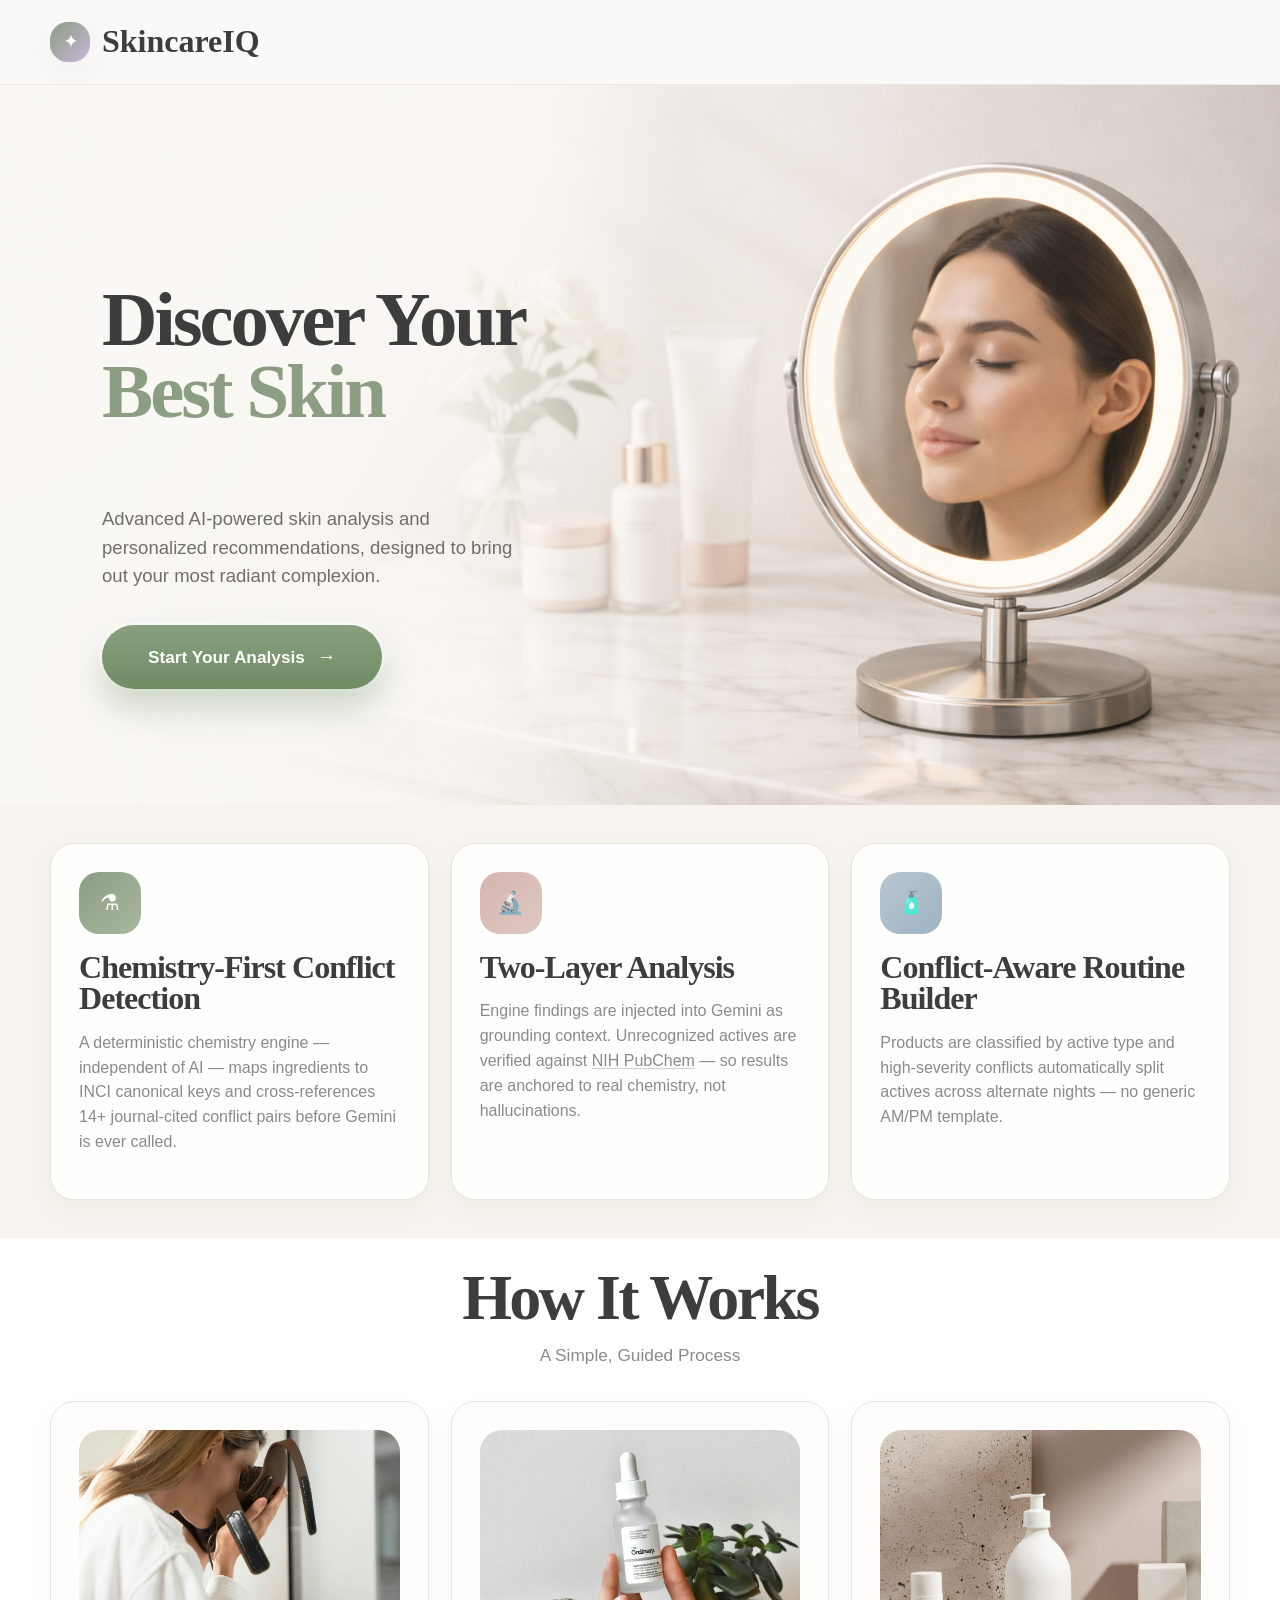
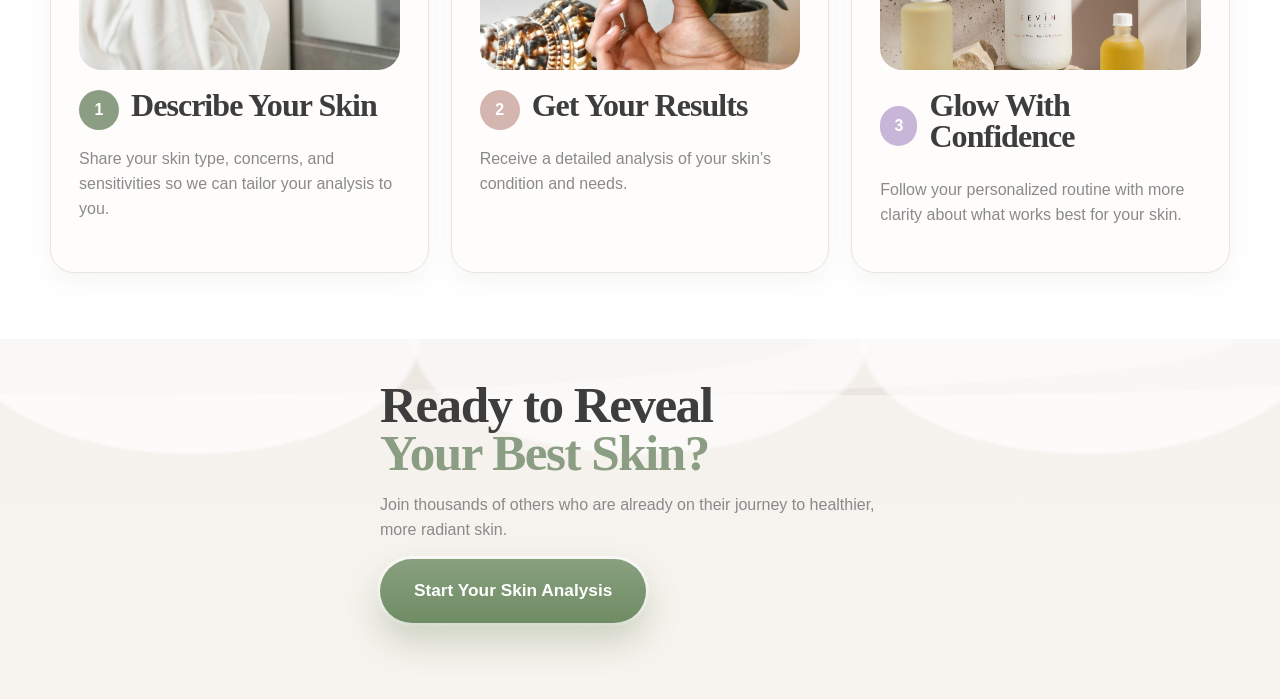
<file: index.html>
<!DOCTYPE html>
<html>
<head>
  <meta charset="UTF-8" />
  <meta http-equiv="refresh" content="0; url=frontend/" />
  <title>SkincareIQ</title>
</head>
<body>
  <p>Redirecting to <a href="frontend/">SkincareIQ</a>...</p>
</body>
</html>
</file>
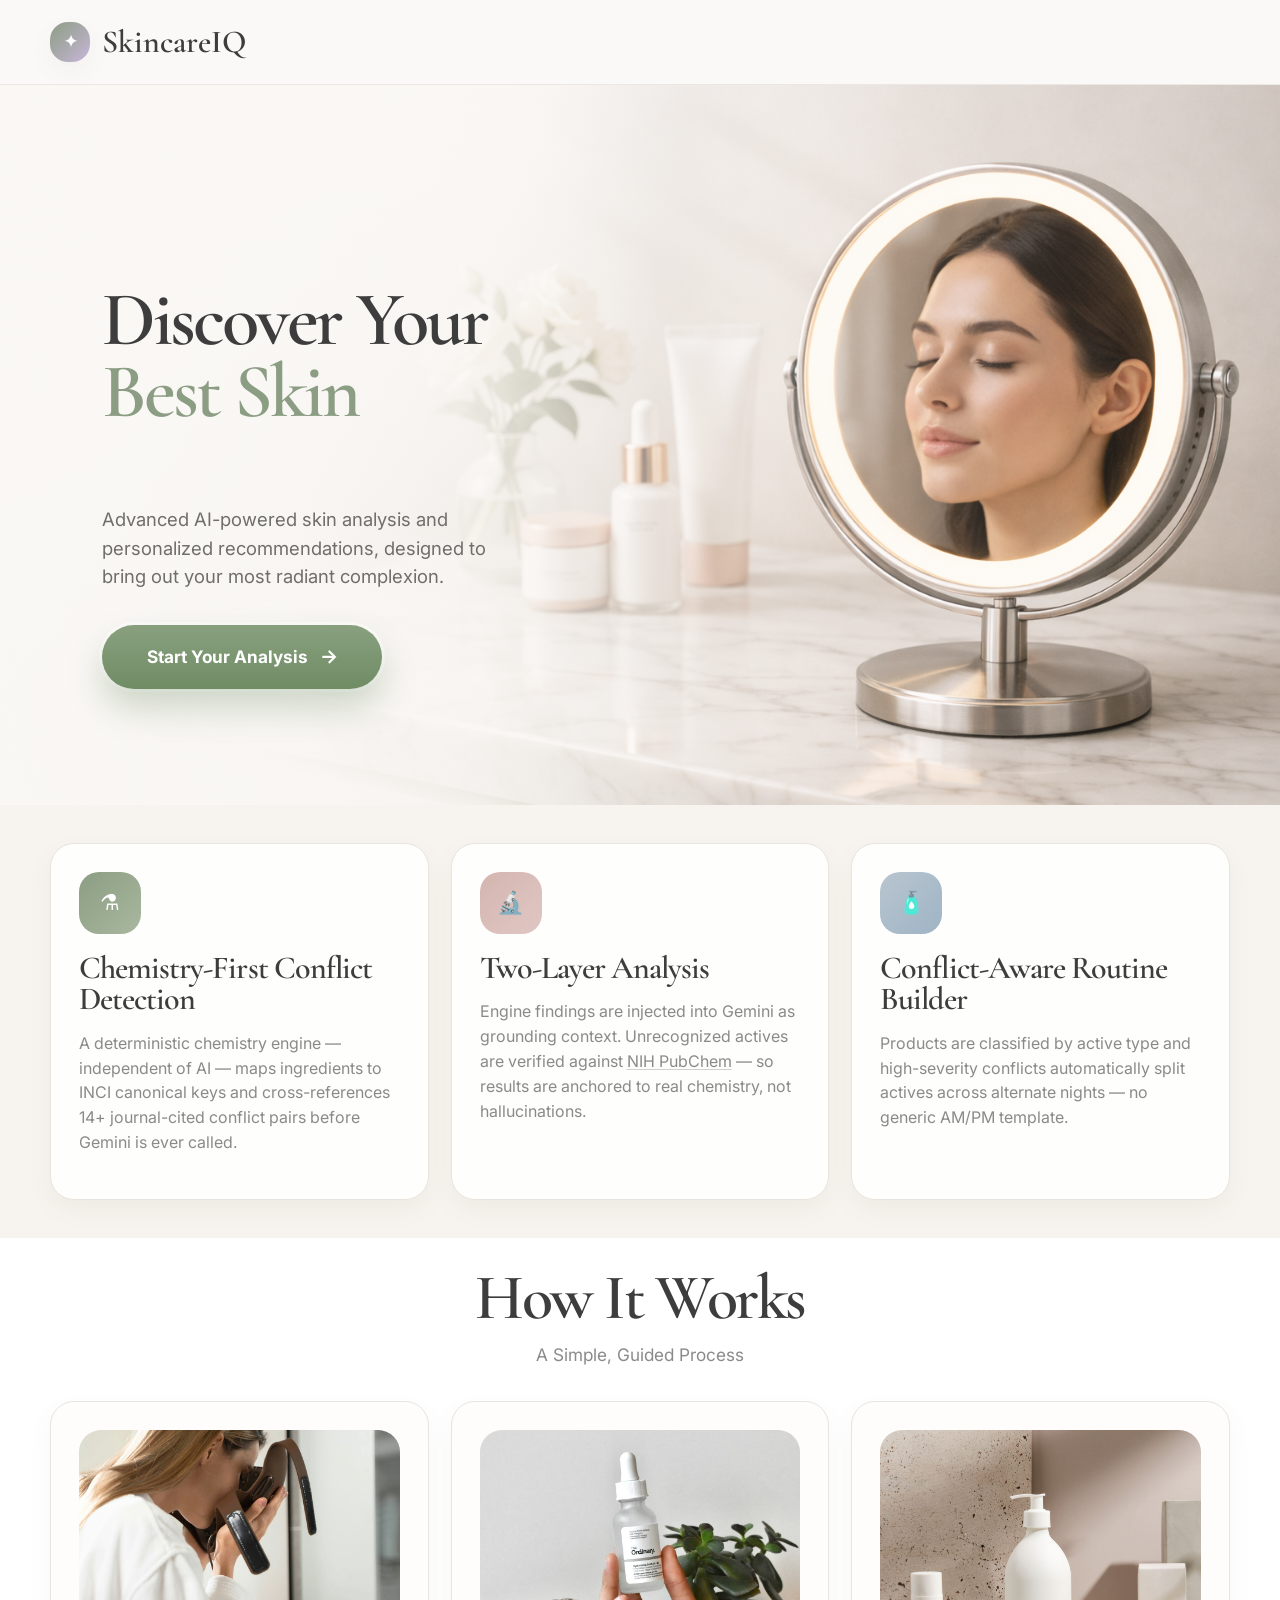
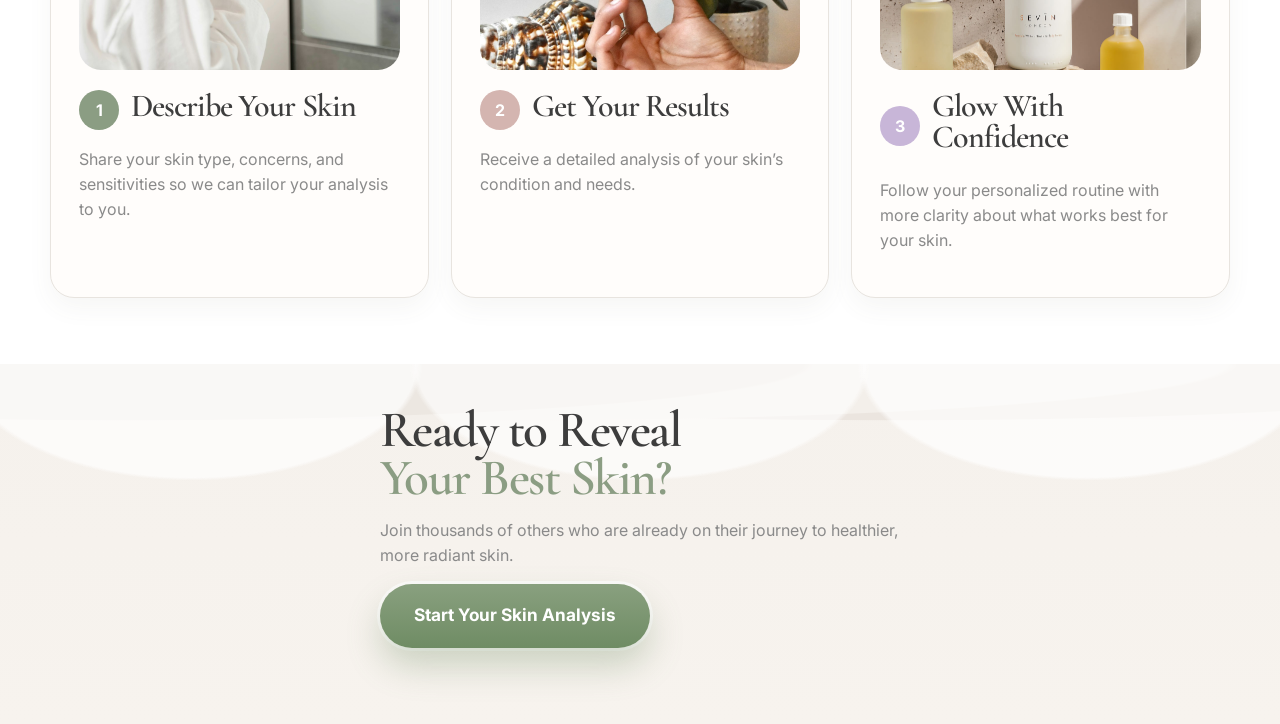
<file: frontend/index.html>
<!DOCTYPE html>
<html lang="en">
<head>
  <meta charset="UTF-8" />
  <meta name="viewport" content="width=device-width, initial-scale=1.0" />
  <title>SkincareIQ</title>
  <meta
    name="description"
    content="AI-powered skincare ingredient conflict checker and routine builder."
  />
  <link rel="preconnect" href="https://fonts.googleapis.com" />
  <link rel="preconnect" href="https://fonts.gstatic.com" crossorigin />
  <link
    href="https://fonts.googleapis.com/css2?family=Cormorant+Garamond:wght@500;600;700&family=Inter:wght@400;500;600;700&display=swap"
    rel="stylesheet"
  />
  <link rel="stylesheet" href="styles.css" />
</head>
<body>
  <div class="site-shell">
    <header class="site-header">
      <div class="container header-inner">
        <a href="#/" class="brand">
          <div class="brand-icon">✦</div>
          <span>SkincareIQ</span>
        </a>

        <div class="header-right">
          <a href="#/" class="header-link" id="startOverLink">Start Over</a>
        </div>
      </div>
      <div id="flowSteps" class="flow-steps hidden">
        <div class="container flow-steps-inner">
          <div class="flow-step" data-step="1"><span class="flow-dot"></span><span class="flow-label">Profile</span></div>
          <div class="flow-connector"></div>
          <div class="flow-step" data-step="2"><span class="flow-dot"></span><span class="flow-label">Products</span></div>
          <div class="flow-connector"></div>
          <div class="flow-step" data-step="3"><span class="flow-dot"></span><span class="flow-label">Analysis</span></div>
          <div class="flow-connector"></div>
          <div class="flow-step" data-step="4"><span class="flow-dot"></span><span class="flow-label">Routine</span></div>
        </div>
      </div>
    </header>

    <main id="app">
      <!-- HOME -->
      <section class="page active" id="page-home">
        <section class="hero hero-home">
          <div class="hero-home-bg">
            <div class="container hero-grid">
              <div class="hero-copy">
                <h1>
                  Discover Your
                  <span>Best Skin</span>
                </h1>
                <p class="hero-text">
                  Advanced AI-powered skin analysis and personalized recommendations,
                  designed to bring out your most radiant complexion.
                </p>
                <a href="#/profile" class="btn btn-primary btn-lg">
                  Start Your Analysis
                  <span class="btn-arrow">→</span>
                </a>
              </div>

              <div class="hero-visual" aria-hidden="true"></div>
            </div>
          </div>
        </section>

        <section class="features-section home-features-band">
          <div class="container">
            <div class="feature-grid">
              <article class="info-card">
                <div class="icon-box primary">⚗</div>
                <h3>Chemistry-First Conflict Detection</h3>
                <p>
                  A deterministic chemistry engine — independent of AI — maps ingredients to
                  INCI canonical keys and cross-references 14+ journal-cited conflict pairs
                  before Gemini is ever called.
                </p>
              </article>

              <article class="info-card">
                <div class="icon-box secondary">🔬</div>
                <h3>Two-Layer Analysis</h3>
                <p>
                  Engine findings are injected into Gemini as grounding context.
                  Unrecognized actives are verified against
                  <a class="home-card-link" href="https://pubchem.ncbi.nlm.nih.gov/" target="_blank" rel="noopener">NIH PubChem</a>
                  — so results are anchored to real chemistry, not hallucinations.
                </p>
              </article>

              <article class="info-card">
                <div class="icon-box accent">🧴</div>
                <h3>Conflict-Aware Routine Builder</h3>
                <p>
                  Products are classified by active type and high-severity conflicts
                  automatically split actives across alternate nights — no generic
                  AM/PM template.
                </p>
              </article>
            </div>
          </div>
        </section>

        <section class="how-section">
          <div class="container">
            <div class="section-head centered">
              <h2>How It Works</h2>
              <p>A Simple, Guided Process</p>
            </div>

            <div class="steps-grid">
              <article class="step-card">
                <div class="step-media step-media-1"></div>
                <div class="step-head">
                  <div class="step-badge primary">1</div>
                  <h3>Describe Your Skin</h3>
                </div>
                <p>
                  Share your skin type, concerns, and sensitivities so we can tailor
                  your analysis to you.
                </p>
              </article>

              <article class="step-card">
                <div class="step-media step-media-2"></div>
                <div class="step-head">
                  <div class="step-badge secondary">2</div>
                  <h3>Get Your Results</h3>
                </div>
                <p>
                  Receive a detailed analysis of your skin’s condition and needs.
                </p>
              </article>

              <article class="step-card">
                <div class="step-media step-media-3"></div>
                <div class="step-head">
                  <div class="step-badge accent">3</div>
                  <h3>Glow With Confidence</h3>
                </div>
                <p>
                  Follow your personalized routine with more clarity about what works
                  best for your skin.
                </p>
              </article>
            </div>
          </div>
        </section>

        <section class="cta-section">
          <div class="container cta-inner">
            <div class="cta-copy">
              <h2>
                Ready to Reveal
                <span>Your Best Skin?</span>
              </h2>
              <p>
                Join thousands of others who are already on their journey to healthier,
                more radiant skin.
              </p>
              <a href="#/profile" class="btn btn-primary btn-lg">
                Start Your Skin Analysis
              </a>
            </div>
          </div>
        </section>
      </section>

      <!-- PROFILE -->
      <section class="page" id="page-profile">
        <section class="page-section">
          <div class="container narrow">
            <a href="#/" class="page-back-link">← Home</a>
            <div class="section-head centered">
              <h1>Build Your Profile</h1>
              <p>
                Help us understand your unique skin for truly personalized recommendations.
              </p>
            </div>

            <div class="stack-lg">
              <article class="panel">
                <div class="panel-head">
                  <h3>What’s Your Skin Type?</h3>
                  <p>Select the option that best describes your skin.</p>
                </div>
                <div class="skin-type-grid" id="skinTypeGrid"></div>
              </article>

              <article class="panel">
                <div class="panel-head">
                  <h3>What Are Your Skin Concerns?</h3>
                  <p>Select all that apply — we’ll prioritize these in your routine.</p>
                </div>
                <div class="checkbox-grid" id="concernsGrid"></div>
              </article>

              <article class="panel">
                <div class="panel-head">
                  <h3>Any Ingredient Sensitivities?</h3>
                  <p>
                    We’ll flag these ingredients in your products and suggest alternatives.
                  </p>
                </div>
                <div class="checkbox-grid" id="sensitivitiesGrid"></div>
              </article>

              <p id="profileError" class="inline-error hidden"></p>
              <button class="btn btn-primary btn-lg btn-full" id="toProductsBtn">
                Continue to Products
                <span class="btn-arrow">→</span>
              </button>
            </div>
          </div>
        </section>
      </section>

      <!-- PRODUCTS -->
      <section class="page" id="page-products">
        <section class="page-section">
          <div class="container medium">
            <a href="#/profile" class="page-back-link">← Profile</a>
            <div class="section-head centered">
              <h1>Your Skincare Shelf</h1>
              <p>Add 2–4 products from your current routine for analysis.</p>
            </div>

            <article class="panel">
              <div class="search-row">
                <div class="search-wrap">
                  <span class="search-icon">⌕</span>
                  <input
                    type="text"
                    id="productSearch"
                    class="input pill-input"
                    placeholder="Search product name or brand..."
                  />
                </div>
                <button class="btn btn-primary" id="searchProductsBtn">Search</button>
              </div>

              <div id="searchResultsWrap" class="search-results-wrap hidden">
                <p class="search-meta" id="searchMeta"></p>
                <div id="searchResults" class="search-results"></div>
              </div>

              <div id="searchEmpty" class="search-empty hidden">
                No products found. Try a different search term.
              </div>
            </article>

            <div id="currentProductsArea" class="stack-md">
              <div class="products-head">
                <h2>Your Products <span id="productCount">(0)</span></h2>
              </div>

              <div id="selectedProductsGrid" class="selected-products-grid"></div>

              <div id="emptyShelfCard" class="empty-card">
                <div class="empty-icon-circle">📦</div>
                <h3>No products added yet</h3>
                <p>Search and add 2–4 products from your routine to get started.</p>
              </div>

              <p id="productsError" class="inline-error hidden"></p>
              <button class="btn btn-primary btn-lg btn-full" id="analyzeRoutineBtn">
                Analyze My Routine
                <span class="btn-arrow">→</span>
              </button>
            </div>
          </div>
        </section>
      </section>

      <!-- ANALYSIS -->
      <section class="page" id="page-analysis">
        <section class="page-section">
          <div class="analysis-page-wrapper">
            <div class="container medium analysis-main-col">
              <a href="#/products" class="page-back-link">← Products</a>
              <div class="section-head centered">
                <h1>Your Ingredient Analysis</h1>
                <p id="analysisSubtitle">Analyzing your routine&hellip;</p>
                <p class="analysis-powered-by">Analyzed by our chemistry engine &amp; Gemini 2.5 Flash</p>
              </div>

              <div class="analysis-top-grid">
                <article class="summary-card high-tone">
                  <div class="summary-icon">⚠</div>
                  <div>
                    <h4></h4>
                    <p id="highPriorityText"></p>
                  </div>
                </article>

                <article class="summary-card medium-tone">
                  <div class="summary-icon">☼</div>
                  <div>
                    <h4></h4>
                    <p></p>
                  </div>
                </article>

                <article class="summary-card low-tone">
                  <div class="summary-icon">✓</div>
                  <div>
                    <h4></h4>
                    <p></p>
                  </div>
                </article>
              </div>

              <article class="panel">
                <div class="results-top">
                  <h3>Conflict Report</h3>
                  <div class="legend">
                    <span class="legend-pill high">High Risk</span>
                    <span class="legend-pill medium">Medium Risk</span>
                    <span class="legend-pill low">Safe</span>
                  </div>
                </div>
                <p class="engine-method-note">⚗ Conflicts are first detected by a local chemistry engine using journal-cited rules, then expanded by Gemini. Cards marked <strong>⚗ Chemistry Engine</strong> were caught deterministically.</p>

                <div id="analysisLoading" class="loading-block hidden">
                  <div class="spinner"></div>
                  <p id="analysisLoadingStep">Running chemistry engine...</p>
                  <p class="loading-time-note">This may take 1–2 minutes</p>
                </div>

                <div id="conflictsList" class="conflicts-list"></div>
              </article>

              <div class="analysis-bottom-grid">
                <article class="panel">
                  <div class="panel-head">
                    <h3>Flagged Ingredients</h3>
                    <p>Ingredients worth extra attention based on your profile and routine.</p>
                  </div>
                  <div id="flaggedIngredients" class="tag-list"></div>
                </article>

                <article class="panel">
                  <div class="panel-head">
                    <h3>What We Recommend</h3>
                    <p>Practical changes to lower irritation and improve compatibility.</p>
                  </div>
                  <ul id="analysisRecommendations" class="bullet-list"></ul>
                </article>
              </div>

              <!-- Alternatives panel — shown when high-risk conflicts exist -->
              <article id="alternativesPanel" class="panel alternatives-panel hidden">
                <div class="alternatives-panel-header">
                  <span class="alt-panel-alert">⚠</span>
                  <div>
                    <h3>High-Risk Conflicts Detected</h3>
                    <p class="alt-panel-subtitle">Consider these safer alternatives before building your routine. Choose how to proceed:</p>
                  </div>
                </div>
                <div id="alternativesPanelBody" class="alt-panel-body"></div>
                <div class="alt-panel-actions">
                  <button class="btn btn-primary btn-lg" id="useAlternativesBtn">
                    Build Routine With These Alternatives <span class="btn-arrow">→</span>
                  </button>
                  <button class="btn btn-secondary btn-lg" id="keepOriginalBtn">
                    Keep My Products &amp; Build Routine
                  </button>
                </div>
              </article>

              <button class="btn btn-primary btn-lg btn-full" id="toRoutineBtn">
                Build My Routine
                <span class="btn-arrow">→</span>
              </button>
            </div>
          </div>
        </section>
      </section>

      <!-- ROUTINE -->
      <section class="page" id="page-routine">
        <section class="page-section">
          <div class="container medium">
            <div class="section-head centered">
              <h1>Your Personalized Routine</h1>
              <p>
                A balanced weekly plan designed to help you reach your skin goals while
                avoiding unnecessary irritation.
              </p>
            </div>

            <div class="analysis-top-grid">
              <article class="summary-card low-tone">
                <div class="summary-icon">✓</div>
                <div>
                  <h4></h4>
                  <p></p>
                </div>
              </article>

              <article class="summary-card medium-tone">
                <div class="summary-icon">☼</div>
                <div>
                  <h4></h4>
                  <p></p>
                </div>
              </article>

              <article class="summary-card accent-tone">
                <div class="summary-icon">✨</div>
                <div>
                  <h4></h4>
                  <p></p>
                </div>
              </article>
            </div>

            <article class="panel">
              <div class="tab-row">
                <button class="tab-btn active" data-tab="daily">Daily AM/PM</button>
                <button class="tab-btn" data-tab="weekly">Weekly Calendar</button>
              </div>

              <div id="routineDailyTab" class="tab-panel active">
                <div class="routine-grid">
                  <article class="routine-panel morning">
                    <div class="routine-banner">
                      <div class="routine-banner-icon">☀</div>
                      <div>
                        <h3>Morning</h3>
                        <p>Every day</p>
                      </div>
                    </div>
                    <div id="morningRoutine" class="routine-steps"></div>
                  </article>

                  <article class="routine-panel evening">
                    <div class="routine-banner">
                      <div class="routine-banner-icon">☾</div>
                      <div>
                        <h3>Evening</h3>
                        <p>Varies by day</p>
                      </div>
                    </div>
                    <div id="eveningRoutine" class="routine-steps"></div>
                  </article>
                </div>
              </div>

              <div id="routineWeeklyTab" class="tab-panel">
                <div id="weeklyRoutineList" class="weekly-routine-list"></div>
              </div>
            </article>

            <article class="panel tips-panel">
              <div class="panel-head">
                <h3>Pro Application Tips</h3>
              </div>
              <ul class="bullet-list" id="proTipsList">
                <li>Wait 10 minutes after cleansing before applying retinoids for better tolerance.</li>
                <li>Apply products from thinnest to thickest consistency.</li>
                <li>Always use sunscreen as the final step in your morning routine.</li>
                <li>If irritation occurs, pause actives and focus on hydration for 2–3 days.</li>
              </ul>
            </article>

            <a href="#/" class="btn btn-secondary btn-lg btn-full">
              Back to Home
            </a>
          </div>
        </section>
      </section>
    </main>
  </div>

  <script src="app.js"></script>
</body>
</html>


<!-- <!DOCTYPE html>
<html lang="en">
<head>
  <meta charset="UTF-8" />
  <meta
    name="viewport"
    content="width=device-width, initial-scale=1.0"
  />
  <title>SkincareIQ</title>
  <meta
    name="description"
    content="Analyze skincare and haircare products for ingredient conflicts, irritation risks, and routine compatibility."
  />
  <link rel="preconnect" href="https://fonts.googleapis.com" />
  <link rel="preconnect" href="https://fonts.gstatic.com" crossorigin />
  <link
    href="https://fonts.googleapis.com/css2?family=Cormorant+Garamond:wght@500;600;700&family=Inter:wght@400;500;600;700&display=swap"
    rel="stylesheet"
  />
  <link rel="stylesheet" href="styles.css" />
</head>
<body>
  <header class="site-header">
    <div class="container nav">
      <a href="#" class="brand">
        <span class="brand-mark">
          <svg viewBox="0 0 64 64" aria-hidden="true">
            <path
              d="M18 31c0-10 8-18 18-18 8 0 15 5 17 12 2 7-1 14-7 19-4 3-8 5-11 5-4 0-7-1-10-4-4-3-7-8-7-14Z"
              fill="none"
              stroke="currentColor"
              stroke-width="2.5"
              stroke-linecap="round"
              stroke-linejoin="round"
            />
            <path
              d="M22 34c3 1 6 1 10 1 5 0 10-1 14-4"
              fill="none"
              stroke="currentColor"
              stroke-width="2.5"
              stroke-linecap="round"
            />
            <path
              d="M30 24c2 1 4 1 6 0"
              fill="none"
              stroke="currentColor"
              stroke-width="2.5"
              stroke-linecap="round"
            />
          </svg>
        </span>
        <span class="brand-text">SkinAnalyze</span>
      </a>

      <nav class="nav-links">
        <a href="#hero" class="active">Home</a>
        <a href="#how-it-works">How It Works</a>
        <a href="#services">Services</a>
        <a href="#about">About</a>
        <a href="#contact">Contact</a>
      </nav>

      <a href="#analyzer" class="btn btn-nav">Start Your Analysis</a>

      <button class="mobile-menu-btn" id="mobileMenuBtn" aria-label="Open menu">
        ☰
      </button>
    </div>

    <div class="mobile-menu" id="mobileMenu">
      <a href="#hero">Home</a>
      <a href="#how-it-works">How It Works</a>
      <a href="#services">Services</a>
      <a href="#about">About</a>
      <a href="#contact">Contact</a>
      <a href="#analyzer" class="btn btn-nav mobile-btn">Start Your Analysis</a>
    </div>
  </header>

  <main>
    <section class="hero" id="hero">
      <div class="container hero-grid">
        <div class="hero-copy">
          <p class="eyebrow">AI-Powered Ingredient Intelligence</p>
          <h1>
            Discover Your
            <span>Best Skin</span>
          </h1>
          <p class="hero-text">
            A beauty, skincare, and haircare product checker that flags risky
            ingredients, detects harmful combinations, and recommends routines
            where products actually work together.
          </p>

          <div class="hero-actions">
            <a href="#analyzer" class="btn btn-primary">Start Your Analysis</a>
          </div>
        </div>

        <div class="hero-visual" aria-hidden="true">
          <div class="device-shell">
            <div class="device-inner">
              <div class="face-glow"></div>
              <div class="face-silhouette"></div>
            </div>
          </div>

          <div class="hero-products">
            <div class="bottle bottle-dropper"></div>
            <div class="bottle bottle-tall"></div>
            <div class="bottle bottle-tube"></div>
            <div class="flower flower-1"></div>
            <div class="flower flower-2"></div>
          </div>
        </div>
      </div>
    </section>

    <section class="feature-strip" id="services">
      <div class="container feature-grid">
        <article class="feature-card">
          <div class="feature-icon blush">
            <svg viewBox="0 0 24 24" aria-hidden="true">
              <circle cx="11" cy="11" r="6.5" fill="none" stroke="currentColor" stroke-width="1.8"></circle>
              <path d="M16.2 16.2L21 21" fill="none" stroke="currentColor" stroke-width="1.8" stroke-linecap="round"></path>
            </svg>
          </div>
          <div>
            <h3>Advanced Skin Analysis</h3>
            <p>
              Flags risky ingredients, barrier damage risks, and product overload
              based on your inputs.
            </p>
          </div>
        </article>

        <article class="feature-card">
          <div class="feature-icon sage">
            <svg viewBox="0 0 24 24" aria-hidden="true">
              <rect x="5" y="3.5" width="14" height="17" rx="2.4" fill="none" stroke="currentColor" stroke-width="1.8"></rect>
              <path d="M9 8h6M9 12h6M9 16h4" fill="none" stroke="currentColor" stroke-width="1.8" stroke-linecap="round"></path>
            </svg>
          </div>
          <div>
            <h3>Personalized Recommendations</h3>
            <p>
              Builds AM/PM routines, suggests alternatives, and adapts to your
              skin type, concerns, and sensitivities.
            </p>
          </div>
        </article>

        <article class="feature-card">
          <div class="feature-icon lavender">
            <svg viewBox="0 0 24 24" aria-hidden="true">
              <path d="M4 16l4-4 4 2 7-7" fill="none" stroke="currentColor" stroke-width="1.8" stroke-linecap="round" stroke-linejoin="round"></path>
              <path d="M17 7h2v2" fill="none" stroke="currentColor" stroke-width="1.8" stroke-linecap="round" stroke-linejoin="round"></path>
            </svg>
          </div>
          <div>
            <h3>Track Routine Health</h3>
            <p>
              Analyze the products you already own, detect clashes, and organize
              them into a safer routine.
            </p>
          </div>
        </article>
      </div>
    </section>

    <section class="analyzer-section" id="analyzer">
      <div class="container">
        <div class="section-heading">
          <p class="eyebrow">SkincareIQ Analyzer</p>
          <h2>Check Ingredient Conflicts Instantly</h2>
          <p>
            Enter 2–4 product names or raw ingredient lists. We’ll flag harmful
            interactions, highlight risky ingredients, and suggest a routine that
            works together.
          </p>
        </div>

        <div class="analyzer-shell">
          <div class="analyzer-left">
            <div class="panel">
              <h3>Build Your Product Set</h3>

              <div class="profile-grid">
                <label class="field">
                  <span>Skin Type</span>
                  <select id="skinType">
                    <option value="">Select skin type</option>
                    <option value="dry">Dry</option>
                    <option value="oily">Oily</option>
                    <option value="combination">Combination</option>
                    <option value="sensitive">Sensitive</option>
                    <option value="normal">Normal</option>
                  </select>
                </label>

                <label class="field">
                  <span>Main Concern</span>
                  <select id="concern">
                    <option value="">Select concern</option>
                    <option value="acne">Acne</option>
                    <option value="dark-spots">Dark Spots</option>
                    <option value="texture">Texture</option>
                    <option value="redness">Redness</option>
                    <option value="barrier">Barrier Repair</option>
                    <option value="dryness">Dryness</option>
                  </select>
                </label>
              </div>

              <div class="profile-grid">
                <label class="field">
                  <span>Sensitivity Notes</span>
                  <input
                    id="sensitivity"
                    type="text"
                    placeholder="e.g. fragrance-sensitive, rosacea-prone"
                  />
                </label>

                <label class="field">
                  <span>Product Mode</span>
                  <select id="inputMode">
                    <option value="names">Product Names</option>
                    <option value="ingredients">Ingredient Lists</option>
                  </select>
                </label>
              </div>

              <div class="products-grid">
                <label class="field">
                  <span>Product 1</span>
                  <textarea
                    id="product1"
                    rows="3"
                    placeholder="e.g. The Ordinary Retinol 0.5% in Squalane"
                  ></textarea>
                </label>

                <label class="field">
                  <span>Product 2</span>
                  <textarea
                    id="product2"
                    rows="3"
                    placeholder="e.g. Paula's Choice Skin Perfecting 8% AHA"
                  ></textarea>
                </label>

                <label class="field">
                  <span>Product 3</span>
                  <textarea
                    id="product3"
                    rows="3"
                    placeholder="Optional"
                  ></textarea>
                </label>

                <label class="field">
                  <span>Product 4</span>
                  <textarea
                    id="product4"
                    rows="3"
                    placeholder="Optional"
                  ></textarea>
                </label>
              </div>

              <div class="analyzer-actions">
                <button class="btn btn-primary" id="analyzeBtn">
                  Analyze Routine
                </button>
                <button class="btn btn-secondary" id="demoBtn">
                  Load Demo
                </button>
              </div>

              <p class="helper-text">
                MVP supports product names or pasted INCI lists, ingredient
                flagging, combination checking, shelf analysis, alternative
                recommendations, and a basic routine generator.
              </p>
            </div>
          </div>

          <div class="analyzer-right">
            <div class="panel result-panel">
              <div class="results-topbar">
                <h3>Your Analysis</h3>
                <div class="legend">
                  <span class="legend-pill high">High</span>
                  <span class="legend-pill medium">Medium</span>
                  <span class="legend-pill low">Low</span>
                </div>
              </div>

              <div id="loadingState" class="loading-state hidden">
                <div class="spinner"></div>
                <p>Analyzing product interactions...</p>
              </div>

              <div id="emptyState" class="empty-state">
                <div class="empty-icon">✦</div>
                <h4>No analysis yet</h4>
                <p>
                  Enter 2–4 products to detect ingredient conflicts, routine
                  overload, and compatibility issues.
                </p>
              </div>

              <div id="resultsWrap" class="results-wrap hidden">
                <div id="overviewCard" class="overview-card"></div>

                <div class="subsection">
                  <div class="subsection-head">
                    <h4>Conflict Report</h4>
                  </div>
                  <div id="conflictCards" class="conflict-cards"></div>
                </div>

                <div class="subsection">
                  <div class="subsection-head">
                    <h4>Flagged Ingredients</h4>
                  </div>
                  <div id="ingredientFlags" class="tag-list"></div>
                </div>

                <div class="subsection">
                  <div class="subsection-head">
                    <h4>Suggested Routine</h4>
                  </div>
                  <div id="routineCard" class="routine-card"></div>
                </div>

                <div class="subsection">
                  <div class="subsection-head">
                    <h4>Alternative Recommendations</h4>
                  </div>
                  <div id="alternativesCard" class="alternatives-card"></div>
                </div>
              </div>

              <div id="errorState" class="error-state hidden"></div>
            </div>
          </div>
        </div>
      </div>
    </section>

    <section class="how-it-works" id="how-it-works">
      <div class="container">
        <div class="section-heading centered">
          <h2>How It Works</h2>
          <p>A Simple, Guided Process</p>
        </div>

        <div class="steps-grid">
          <article class="step-card">
            <div class="step-image step-image-device"></div>
            <h3>1. Add Your Products</h3>
            <p>
              Search or paste ingredient lists from the products you already own.
            </p>
          </article>

          <article class="step-card">
            <div class="step-image step-image-report"></div>
            <h3>2. Get Your Results</h3>
            <p>
              Detect harmful combinations, risky ingredients, and duplicated
              actives across your routine.
            </p>
          </article>

          <article class="step-card">
            <div class="step-image step-image-products"></div>
            <h3>3. Build a Better Routine</h3>
            <p>
              Get a safer AM/PM routine, shelf analysis, and alternative product
              recommendations.
            </p>
          </article>
        </div>
      </div>
    </section>

    <section class="about-cta" id="about">
      <div class="wave-bg"></div>
      <div class="container cta-inner">
        <div class="cta-copy">
          <h2>
            Ready to Reveal
            <span>Your Best Skin?</span>
          </h2>
          <p>
            Avoid ingredient overload, reduce irritation risk, and build routines
            where your products work together — not against each other.
          </p>
          <a href="#analyzer" class="btn btn-primary">Start Your Skin Analysis</a>
        </div>
      </div>
    </section>
  </main>

  <footer class="site-footer" id="contact">
    <div class="container footer-inner">
      <div>
        <h3>SkincareIQ</h3>
        <p>
          Ingredient conflict checking, routine analysis, and AI-powered skincare
          recommendations.
        </p>
      </div>
      <div class="footer-links">
        <a href="#hero">Home</a>
        <a href="#analyzer">Analyzer</a>
        <a href="#how-it-works">How It Works</a>
      </div>
    </div>
  </footer>

  <script src="app.js"></script>
</body>
</html> -->
</file>
<file: frontend/styles.css>
:root {
  --background: #faf9f7;
  --foreground: #3d3d3d;
  --card: #ffffff;
  --primary: #8b9d83;
  --primary-dark: #798b72;
  --secondary: #d4b5b0;
  --accent: #c8b6d8;
  --muted: #f5f3f0;
  --muted-foreground: #8a8a8a;
  --border: #e8e4df;
  --destructive: #d4756f;

  --high-bg: #fff1f0;
  --high-border: #efc2bf;
  --high-text: #9f4f4a;

  --medium-bg: #fff8ea;
  --medium-border: #ecd39b;
  --medium-text: #9a7418;

  --low-bg: #eef8f1;
  --low-border: #bddac6;
  --low-text: #4f7e5d;

  --accent-bg: #f5eff9;
  --accent-border: #d8c7e6;
  --accent-text: #6e5890;

  --soft-blue-bg: #eef4f8;
  --soft-blue-border: #cddce7;
  --soft-blue-icon: #86a7bf;
  --soft-blue-text: #516c7f;

  --shadow: 0 16px 44px rgba(109, 96, 83, 0.08);
  --shadow-soft: 0 10px 24px rgba(109, 96, 83, 0.06);

  --radius-xl: 32px;
  --radius-lg: 24px;
  --radius-md: 18px;
  --radius-sm: 14px;

  --container: 1180px;
  --container-medium: 1000px;
  --container-narrow: 880px;
}

* {
  box-sizing: border-box;
}

html {
  scroll-behavior: smooth;
}

body {
  margin: 0;
  background: #ffffff;
  color: var(--foreground);
  font-family: "Inter", sans-serif;
  line-height: 1.55;
}

a {
  color: inherit;
  text-decoration: none;
}

button,
input {
  font: inherit;
}

.page {
  display: none;
}

.page.active {
  display: block;
}

.container {
  width: min(var(--container), calc(100% - 40px));
  margin: 0 auto;
}

.container.medium {
  width: min(var(--container-medium), calc(100% - 40px));
}

.container.narrow {
  width: min(var(--container-narrow), calc(100% - 40px));
}

.site-header {
  position: sticky;
  top: 0;
  z-index: 50;
  background: rgba(250, 249, 247, 0.88);
  backdrop-filter: blur(14px);
  border-bottom: 1px solid rgba(232, 228, 223, 0.8);
}

.header-inner {
  min-height: 84px;
  display: flex;
  align-items: center;
  justify-content: space-between;
}

.brand {
  display: inline-flex;
  align-items: center;
  gap: 12px;
  font-family: "Cormorant Garamond", serif;
  font-size: 2rem;
  font-weight: 600;
}

.brand-icon {
  width: 40px;
  height: 40px;
  border-radius: 18px;
  display: grid;
  place-items: center;
  color: white;
  background: linear-gradient(135deg, var(--primary) 0%, var(--accent) 100%);
  box-shadow: var(--shadow-soft);
  font-size: 1rem;
}

.header-link {
  color: var(--muted-foreground);
  font-size: 0.95rem;
  transition: color 0.2s ease;
}

.header-link:hover {
  color: var(--primary);
}

/* Flow step progress bar */
.flow-steps {
  border-top: 1px solid rgba(232, 228, 223, 0.6);
  padding: 6px 0;
}

.flow-steps-inner {
  display: flex;
  align-items: center;
  gap: 0;
}

.flow-step {
  display: flex;
  align-items: center;
  gap: 6px;
  opacity: 0.38;
  transition: opacity 0.2s ease;
}

.flow-step.active {
  opacity: 1;
}

.flow-step.done {
  opacity: 0.62;
}

.flow-dot {
  width: 7px;
  height: 7px;
  border-radius: 50%;
  background: var(--muted-foreground);
  transition: background 0.2s ease;
  flex-shrink: 0;
}

.flow-step.active .flow-dot {
  background: var(--primary);
  box-shadow: 0 0 0 2px rgba(139, 157, 131, 0.22);
}

.flow-step.done .flow-dot {
  background: var(--primary);
}

.flow-label {
  font-size: 0.72rem;
  letter-spacing: 0.04em;
  color: var(--muted-foreground);
  font-weight: 500;
  white-space: nowrap;
}

.flow-step.active .flow-label {
  color: var(--primary-dark);
}

.flow-connector {
  flex: 1;
  height: 1px;
  background: var(--border);
  margin: 0 8px;
  min-width: 16px;
  max-width: 48px;
}

/* Back navigation */
.page-back-link {
  display: inline-block;
  margin-bottom: 12px;
  font-size: 0.82rem;
  color: var(--muted-foreground);
  letter-spacing: 0.02em;
  transition: color 0.15s ease;
}

.page-back-link:hover {
  color: var(--primary-dark);
}

.hero {
  padding: 0;
}

.hero-home {
  position: relative;
}

.hero-home-bg {
  width: 100%;
  background:
    linear-gradient(
      90deg,
      rgba(250, 248, 245, 0.96) 0%,
      rgba(250, 248, 245, 0.93) 22%,
      rgba(250, 248, 245, 0.82) 38%,
      rgba(250, 248, 245, 0.42) 54%,
      rgba(250, 248, 245, 0.12) 70%,
      rgba(250, 248, 245, 0.02) 100%
    ),
    url("ChatGPT Image Mar 28, 2026, 11_32_10 AM.png");
  background-size: cover;
  background-position: center center;
  background-repeat: no-repeat;
}

.hero-grid {
  display: grid;
  grid-template-columns: 1fr 1fr;
  gap: 52px;
  align-items: center;
  min-height: 720px;
  padding: 54px 52px 48px;
}

.hero-copy,
.section-head h1,
.section-head h2,
.cta-copy h2 {
  margin: 0;
}

.hero-copy h1,
.section-head h1,
.section-head h2,
.cta-copy h2 {
  font-family: "Cormorant Garamond", serif;
  font-weight: 600;
  line-height: 0.94;
  letter-spacing: -0.04em;
}

.hero-copy h1 {
  font-size: clamp(3.9rem, 6vw, 5.8rem);
  max-width: 520px;
}

.hero-copy h1 span,
.cta-copy h2 span {
  color: var(--primary);
  display: block;
}

.hero-text {
  margin: 28px 0 34px;
  max-width: 430px;
  font-size: 1.16rem;
  color: #706e6a;
}

.hero-visual {
  min-height: 520px;
}

.btn {
  border: none;
  cursor: pointer;
  display: inline-flex;
  align-items: center;
  justify-content: center;
  gap: 10px;
  transition: transform 0.18s ease, box-shadow 0.18s ease, opacity 0.18s ease;
}

.btn:hover {
  transform: translateY(-1px);
}

.btn-primary {
  background: linear-gradient(180deg, #89a07f 0%, #6f8c64 100%);
  color: white;
  box-shadow:
    0 18px 34px rgba(111, 140, 100, 0.32),
    0 0 0 3px rgba(255, 255, 255, 0.72);
}

.btn-primary:hover {
  transform: translateY(-2px) scale(1.01);
  box-shadow:
    0 22px 40px rgba(111, 140, 100, 0.38),
    0 0 0 3px rgba(255, 255, 255, 0.78);
}

.btn-primary:focus-visible {
  outline: none;
  box-shadow:
    0 0 0 4px rgba(255, 255, 255, 0.85),
    0 0 0 8px rgba(111, 140, 100, 0.28),
    0 18px 34px rgba(111, 140, 100, 0.32);
}

.btn-secondary {
  background: white;
  color: var(--foreground);
  border: 1px solid var(--border);
}

.btn-lg {
  min-height: 64px;
  padding: 0 34px;
  border-radius: 999px;
  font-weight: 700;
  font-size: 1.08rem;
}

.btn-full {
  width: 100%;
}

.btn-arrow {
  font-size: 1.2rem;
  margin-left: 2px;
}

.hero .btn-primary {
  min-width: 280px;
}

.features-section,
.how-section,
.cta-section,
.page-section {
  padding: 42px 0 76px;
}

.features-section {
  padding-top: 0;
  padding-bottom: 0;
}

.home-features-band {
  background: #f7f3ee;
  padding-top: 38px;
  padding-bottom: 38px;
}

.how-section {
  background: #ffffff;
  padding-top: 30px;
  padding-bottom: 42px;
}

.feature-grid,
.steps-grid {
  display: grid;
  grid-template-columns: repeat(3, 1fr);
  gap: 22px;
}

.info-card,
.step-card,
.panel,
.summary-card,
.routine-panel,
.empty-card {
  background: rgba(255,255,255,0.9);
  border: 1px solid var(--border);
  border-radius: var(--radius-lg);
  box-shadow: var(--shadow-soft);
}

.info-card,
.step-card {
  padding: 28px;
}

.icon-box {
  width: 62px;
  height: 62px;
  border-radius: 20px;
  display: grid;
  place-items: center;
  font-size: 1.35rem;
  margin-bottom: 18px;
  color: white;
}

.icon-box.primary {
  background: linear-gradient(135deg, var(--primary) 0%, #a9b89f 100%);
}

.icon-box.secondary {
  background: linear-gradient(135deg, var(--secondary) 0%, #e0c7c3 100%);
}

.icon-box.accent {
  background: linear-gradient(135deg, #b8c5cf 0%, #9fb4c5 100%);
}

.info-card h3,
.step-card h3,
.panel h3,
.summary-card h4,
.products-head h2,
.cta-copy h2 {
  font-family: "Cormorant Garamond", serif;
  font-weight: 600;
  letter-spacing: -0.03em;
}

.info-card h3,
.step-card h3 {
  margin: 0 0 10px;
  font-size: 2rem;
  line-height: 0.98;
}

.info-card p,
.step-card p,
.panel-head p,
.section-head p,
.cta-copy p,
.search-meta {
  color: var(--muted-foreground);
}

.home-card-link {
  color: var(--muted-foreground);
  text-decoration: underline;
  text-decoration-color: rgba(138, 138, 138, 0.4);
  text-underline-offset: 2px;
  transition: color 0.15s ease;
}

.home-card-link:hover {
  color: var(--primary-dark);
}

.section-head {
  margin-bottom: 32px;
}

.section-head.centered {
  text-align: center;
}

.section-head h1,
.section-head h2 {
  font-size: clamp(3rem, 5vw, 4.6rem);
}

.section-head p {
  margin: 14px auto 0;
  max-width: 700px;
  font-size: 1.08rem;
}

.step-card {
  background: #fffdfb;
}

.step-media {
  height: 240px;
  border-radius: 22px;
  margin-bottom: 20px;
  background-size: cover;
  background-position: center center;
  background-repeat: no-repeat;
}

.step-media-1 {
  background-image: url("photo-1720424643481-b2cc730768ab.jpeg");
}

.step-media-2 {
  background-image: url("photo-1643379850623-7eb6442cd262.jpeg");
}

.step-media-3 {
  background-image: url("sevin-london-october-2022-weronika-karczewska-product-photography-0-6.jpg");
}

.step-head {
  display: flex;
  align-items: center;
  gap: 12px;
  margin-bottom: 10px;
}

.step-badge {
  width: 40px;
  height: 40px;
  border-radius: 999px;
  display: grid;
  place-items: center;
  color: white;
  font-weight: 700;
}

.step-badge.primary {
  background: var(--primary);
}

.step-badge.secondary {
  background: var(--secondary);
}

.step-badge.accent {
  background: var(--accent);
}

.cta-section {
  position: relative;
  overflow: hidden;
  margin-top: 24px;
  background:
    radial-gradient(85% 90px at 10% 0, #ece7e1 62%, transparent 63%),
    radial-gradient(90% 90px at 40% 0, #f3efea 62%, transparent 63%),
    radial-gradient(88% 90px at 70% 0, #ebe5df 62%, transparent 63%),
    radial-gradient(84% 90px at 100% 0, #f4efea 62%, transparent 63%),
    linear-gradient(180deg, #f5f1ec, #f7f3ee);
}

.cta-section::before {
  content: "";
  position: absolute;
  inset: 0;
  background:
    radial-gradient(50% 90% at 15% 0%, rgba(255,255,255,0.78) 0, rgba(255,255,255,0.78) 35%, transparent 36%),
    radial-gradient(50% 90% at 50% 0%, rgba(255,255,255,0.7) 0, rgba(255,255,255,0.7) 35%, transparent 36%),
    radial-gradient(50% 90% at 85% 0%, rgba(255,255,255,0.76) 0, rgba(255,255,255,0.76) 35%, transparent 36%);
  opacity: 0.9;
}

.cta-inner {
  position: relative;
}

.cta-copy {
  max-width: 520px;
  margin: 0 auto;
}

.cta-copy h2 {
  font-size: clamp(3rem, 4vw, 4.2rem);
}

.panel {
  padding: 28px;
}

.panel-head {
  margin-bottom: 20px;
}

.panel-head h3 {
  margin: 0 0 6px;
  font-size: 2rem;
  line-height: 0.98;
}

.stack-lg > * + * {
  margin-top: 22px;
}

.stack-md > * + * {
  margin-top: 18px;
}

.skin-type-grid {
  display: grid;
  grid-template-columns: repeat(5, 1fr);
  gap: 14px;
}

.skin-type-option {
  padding: 22px 12px;
  border-radius: 20px;
  border: 2px solid var(--border);
  background: white;
  font-weight: 600;
  text-align: center;
  cursor: pointer;
  transition: all 0.18s ease;
}

.skin-type-option:hover {
  border-color: rgba(139, 157, 131, 0.46);
  box-shadow: var(--shadow-soft);
}

.skin-type-option.selected {
  border-color: var(--primary);
  background: linear-gradient(180deg, rgba(139,157,131,0.12), rgba(139,157,131,0.05));
  color: var(--primary-dark);
  transform: scale(1.02);
}

.checkbox-grid {
  display: grid;
  grid-template-columns: repeat(4, 1fr);
  gap: 16px 18px;
}

.checkbox-item {
  display: flex;
  align-items: center;
  gap: 10px;
}

.checkbox-item input {
  width: 18px;
  height: 18px;
  accent-color: var(--primary);
}

.search-row {
  display: flex;
  gap: 14px;
  align-items: center;
}

.search-wrap {
  position: relative;
  flex: 1;
}

.search-icon {
  position: absolute;
  left: 18px;
  top: 50%;
  transform: translateY(-50%);
  color: var(--muted-foreground);
}

.input {
  width: 100%;
  border: 1px solid var(--border);
  background: white;
  color: var(--foreground);
  outline: none;
}

.input:focus {
  border-color: rgba(139, 157, 131, 0.7);
  box-shadow: 0 0 0 4px rgba(139, 157, 131, 0.12);
}

.pill-input {
  min-height: 56px;
  border-radius: 999px;
  padding: 0 18px 0 46px;
}

.search-results-wrap {
  margin-top: 22px;
}

.search-results {
  display: grid;
  gap: 12px;
}

.search-result {
  display: flex;
  justify-content: space-between;
  gap: 18px;
  align-items: center;
  padding: 18px;
  border: 1px solid var(--border);
  border-radius: 20px;
  background: white;
}

.search-result:hover {
  border-color: rgba(139, 157, 131, 0.42);
  box-shadow: var(--shadow-soft);
}

.result-meta {
  display: flex;
  gap: 10px;
  flex-wrap: wrap;
  margin-top: 8px;
  align-items: center;
}

.pill {
  display: inline-flex;
  align-items: center;
  border-radius: 999px;
  padding: 5px 10px;
  font-size: 0.77rem;
  font-weight: 700;
  border: 1px solid transparent;
}

.pill.cleanser {
  background: #eaf3ff;
  border-color: #cfe0fb;
  color: #4470aa;
}

.pill.serum {
  background: #f1eafd;
  border-color: #dcc9fa;
  color: #7556ad;
}

.pill.exfoliant {
  background: #fff2db;
  border-color: #f1d49c;
  color: #9c7420;
}

.pill.retinoid {
  background: #ffe9ec;
  border-color: #f2bec7;
  color: #a74e63;
}

.pill.moisturizer {
  background: #eaf8ed;
  border-color: #c2ddc8;
  color: #49795a;
}

.pill.sunscreen {
  background: #fff0e2;
  border-color: #f1ccaa;
  color: #b76d1e;
}

.add-btn,
.remove-btn {
  width: 40px;
  height: 40px;
  border-radius: 999px;
  border: none;
  cursor: pointer;
  font-weight: 700;
}

.add-btn {
  background: rgba(139,157,131,0.14);
  color: var(--primary);
}

.remove-btn {
  background: rgba(212,117,111,0.12);
  color: var(--destructive);
}

.selected-products-grid {
  display: grid;
  grid-template-columns: repeat(2, 1fr);
  gap: 16px;
}

.selected-product-card {
  padding: 20px;
  border: 1px solid var(--border);
  border-radius: 22px;
  background: white;
  box-shadow: var(--shadow-soft);
}

.selected-product-top {
  display: flex;
  justify-content: space-between;
  gap: 14px;
}

.selected-product-name {
  margin: 0;
  font-weight: 700;
  font-size: 1.04rem;
}

.selected-product-brand {
  margin: 6px 0 0;
  color: var(--muted-foreground);
  font-size: 0.92rem;
}

.products-head h2 {
  margin: 0;
  font-size: 2.4rem;
}

#productCount {
  color: var(--primary);
}

.empty-card {
  padding: 56px 24px;
  text-align: center;
  border-style: dashed;
  border-width: 2px;
  background: rgba(245,243,240,0.54);
}

.empty-icon-circle {
  width: 78px;
  height: 78px;
  margin: 0 auto 18px;
  border-radius: 999px;
  display: grid;
  place-items: center;
  background: rgba(139,157,131,0.12);
  color: var(--primary);
  font-size: 1.8rem;
}

.analysis-top-grid,
.analysis-bottom-grid {
  display: grid;
  grid-template-columns: repeat(3, 1fr);
  gap: 18px;
  margin-bottom: 22px;
}

.analysis-bottom-grid {
  grid-template-columns: repeat(2, 1fr);
  gap: 28px;
  margin-top: 30px;
}

.summary-card {
  display: flex;
  gap: 14px;
  padding: 22px;
  align-items: flex-start;
}

.summary-card h4 {
  margin: 0 0 6px;
  font-size: 1.2rem;
}

.summary-card p {
  margin: 0;
}

.summary-icon {
  width: 52px;
  height: 52px;
  border-radius: 18px;
  display: grid;
  place-items: center;
  color: white;
  font-size: 1.2rem;
  flex-shrink: 0;
}

.high-tone {
  background: linear-gradient(180deg, #f4f8fb 0%, #eef4f8 100%);
  border-color: var(--soft-blue-border);
}

.high-tone .summary-icon {
  background: linear-gradient(135deg, #93b2c8 0%, #7898ae 100%);
}

.medium-tone {
  background: linear-gradient(180deg, #fff8ea 0%, #fff3dc 100%);
  border-color: #ecd39b;
}

.medium-tone .summary-icon {
  background: linear-gradient(135deg, #e2b24f 0%, #cf9430 100%);
}

.low-tone {
  background: linear-gradient(180deg, #f4f8fb 0%, #eef4f8 100%);
  border-color: var(--soft-blue-border);
}

.low-tone .summary-icon {
  background: linear-gradient(135deg, #93b2c8 0%, #7898ae 100%);
}

.accent-tone {
  background: linear-gradient(180deg, #f7f2fb 0%, #f3ecf8 100%);
  border-color: #ddd0e8;
}

.accent-tone .summary-icon {
  background: linear-gradient(135deg, #9b79bc 0%, #8966a9 100%);
}

.results-top {
  display: flex;
  align-items: center;
  justify-content: space-between;
  gap: 18px;
  margin-bottom: 16px;
}

.legend {
  display: flex;
  gap: 8px;
  flex-wrap: wrap;
}

.legend-pill {
  border-radius: 999px;
  padding: 6px 12px;
  font-size: 0.82rem;
  font-weight: 700;
  border: 1px solid transparent;
}

.legend-pill.high {
  background: var(--high-bg);
  border-color: var(--high-border);
  color: var(--high-text);
}

.legend-pill.medium {
  background: var(--medium-bg);
  border-color: var(--medium-border);
  color: var(--medium-text);
}

.legend-pill.low {
  background: var(--low-bg);
  border-color: var(--low-border);
  color: var(--low-text);
}

.conflicts-list {
  display: grid;
  gap: 14px;
}

.conflict-card {
  border-radius: 20px;
  padding: 18px 18px 18px 22px;
  border: 1px solid transparent;
  border-left-width: 4px;
}

.conflict-card.high {
  background: var(--high-bg);
  border-color: var(--high-border);
  border-left-color: var(--high-text);
}

.conflict-card.medium {
  background: var(--medium-bg);
  border-color: var(--medium-border);
  border-left-color: var(--medium-text);
}

.conflict-card.low {
  background: var(--low-bg);
  border-color: var(--low-border);
  border-left-color: var(--low-text);
}

.conflict-head {
  display: flex;
  align-items: flex-start;
  justify-content: space-between;
  gap: 12px;
}

.conflict-head-left {
  display: flex;
  align-items: flex-start;
  gap: 10px;
}

.conflict-risk-icon {
  font-size: 1.1rem;
  line-height: 1.4;
  flex-shrink: 0;
}

.conflict-risk-icon.high { color: var(--high-text); }
.conflict-risk-icon.medium { color: var(--medium-text); }
.conflict-risk-icon.low { color: var(--low-text); }

.conflict-title {
  margin: 0;
  font-weight: 700;
  font-size: 1.05rem;
}

.conflict-body {
  margin-top: 10px;
}

.conflict-body p {
  margin: 0 0 8px;
}

.routine-empty-note {
  color: #9aa3b2;
  font-size: 0.875rem;
  font-style: italic;
  padding: 8px 0;
}

.analysis-powered-by {
  font-size: 0.75rem;
  color: #9aa3b2;
  margin-top: 6px;
  letter-spacing: 0.02em;
}

.pubchem-link {
  color: #9aa3b2;
  text-decoration: underline;
  text-decoration-color: rgba(154, 163, 178, 0.5);
  text-underline-offset: 2px;
  transition: color 0.15s ease;
}

.pubchem-link:hover {
  color: var(--primary-dark);
}

.name-only-note {
  font-size: 0.82rem;
  color: #7a6a52;
  background: #fdf8f0;
  border: 1px solid #e8dcc8;
  border-radius: 8px;
  padding: 8px 12px;
  margin-bottom: 12px;
}

.inline-error {
  color: #c0392b;
  font-size: 0.875rem;
  margin-bottom: 8px;
}

.engine-badge {
  display: inline-flex;
  align-items: center;
  gap: 4px;
  margin-top: 10px;
  padding: 3px 9px;
  border-radius: 99px;
  background: #f0f4ff;
  border: 1px solid #c8d5f5;
  color: #4a5fa8;
  font-size: 0.72rem;
  font-weight: 500;
  letter-spacing: 0.01em;
}

.engine-source {
  color: #6b7db8;
  font-style: italic;
}

.engine-method-note {
  font-size: 0.73rem;
  color: #8a96b8;
  margin: 4px 0 12px;
  line-height: 1.5;
}

/* ── Loading step text ── */
.loading-time-note {
  font-size: 0.78rem;
  color: var(--muted);
  margin: 4px 0 0;
}

/* ── Alternatives panel ── */
.alternatives-panel {
  border: 2px solid var(--high-border, #f5c6c6);
  background: var(--high-bg, #fff5f5);
  margin-bottom: 16px;
}

.alternatives-panel-header {
  display: flex;
  align-items: flex-start;
  gap: 12px;
  margin-bottom: 18px;
}

.alt-panel-alert {
  font-size: 1.4rem;
  flex-shrink: 0;
  color: var(--high-text, #c0392b);
  margin-top: 2px;
}

.alternatives-panel-header h3 {
  margin: 0 0 4px;
  font-size: 1.05rem;
  color: var(--high-text, #c0392b);
}

.alt-panel-subtitle {
  font-size: 0.85rem;
  color: var(--foreground);
  margin: 0;
}

.alt-panel-body {
  display: flex;
  flex-direction: column;
  gap: 12px;
  margin-bottom: 20px;
}

.alt-panel-card {
  background: white;
  border: 1px solid var(--border);
  border-radius: 10px;
  padding: 14px 16px;
}

.alt-panel-actions {
  display: flex;
  gap: 12px;
  flex-wrap: wrap;
}

/* ── Analysis page two-column layout ── */
.analysis-page-wrapper {
  display: flex;
  align-items: flex-start;
  gap: 24px;
  max-width: calc(var(--container-medium, 860px) + 360px + 24px);
  margin: 0 auto;
  padding: 0 20px;
}

.analysis-main-col {
  flex: 1;
  min-width: 0;
  padding: 0;
  width: auto;
}

/* ── Alternatives sidebar ── */
.alternatives-sidebar {
  width: 320px;
  flex-shrink: 0;
  position: sticky;
  top: 90px;
  background: #fff;
  border: 1.5px solid var(--high-border);
  border-radius: 24px;
  overflow: hidden;
  box-shadow: 0 4px 24px rgba(0,0,0,0.07);
}

.alternatives-sidebar.hidden {
  display: none;
}

.sidebar-header {
  background: var(--high-bg);
  padding: 18px 18px 14px;
  border-bottom: 1px solid var(--high-border);
  position: relative;
}

.sidebar-title-row {
  display: flex;
  align-items: center;
  gap: 8px;
  margin-bottom: 6px;
}

.sidebar-alert-icon {
  color: var(--high-text);
  font-size: 1.1rem;
}

.sidebar-header h3 {
  margin: 0;
  font-size: 1rem;
  font-weight: 700;
  color: var(--high-text);
}

.sidebar-subtitle {
  margin: 0;
  font-size: 0.82rem;
  color: var(--high-text);
  opacity: 0.85;
  line-height: 1.4;
}

.sidebar-close {
  position: absolute;
  top: 12px;
  right: 14px;
  background: none;
  border: none;
  font-size: 1.3rem;
  cursor: pointer;
  color: var(--high-text);
  line-height: 1;
  padding: 2px 6px;
  border-radius: 6px;
}

.sidebar-close:hover {
  background: var(--high-border);
}

.sidebar-body {
  padding: 16px;
  display: flex;
  flex-direction: column;
  gap: 16px;
  max-height: calc(100vh - 220px);
  overflow-y: auto;
}

/* ── Alternative product card ── */
.alt-product-card {
  border: 1px solid var(--border, #e8e0d8);
  border-radius: 16px;
  padding: 14px;
  background: #fafaf9;
}

.alt-replaces-label {
  font-size: 0.75rem;
  color: var(--high-text);
  font-weight: 600;
  background: var(--high-bg);
  border: 1px solid var(--high-border);
  border-radius: 999px;
  padding: 3px 10px;
  display: inline-block;
  margin-bottom: 10px;
}

.alt-product-name {
  margin: 0 0 3px;
  font-weight: 700;
  font-size: 0.95rem;
  line-height: 1.3;
}

.alt-product-brand {
  margin: 0 0 8px;
  font-size: 0.82rem;
  color: #888;
}

.alt-why-safer {
  margin: 0 0 10px;
  font-size: 0.83rem;
  line-height: 1.5;
  color: #555;
}

.alt-verified-badge {
  display: inline-flex;
  align-items: center;
  gap: 5px;
  font-size: 0.75rem;
  color: var(--low-text);
  background: var(--low-bg);
  border: 1px solid var(--low-border);
  border-radius: 999px;
  padding: 3px 10px;
  margin-bottom: 10px;
}

.alt-unverified-badge {
  display: inline-flex;
  align-items: center;
  gap: 5px;
  font-size: 0.75rem;
  color: var(--medium-text);
  background: var(--medium-bg);
  border: 1px solid var(--medium-border);
  border-radius: 999px;
  padding: 3px 10px;
  margin-bottom: 10px;
}

.alt-ingredient-count {
  margin: 0 0 10px;
  font-size: 0.78rem;
  color: #888;
}

.btn-sm {
  padding: 8px 16px;
  font-size: 0.85rem;
}

.sidebar-mobile-toggle {
  display: none;
}

@media (max-width: 960px) {
  .analysis-page-wrapper {
    flex-direction: column;
    padding: 0 12px;
  }

  .alternatives-sidebar {
    width: 100%;
    position: static;
    display: none;
  }

  .alternatives-sidebar.mobile-open {
    display: block;
  }

  .sidebar-mobile-toggle {
    display: block;
    width: 100%;
    text-align: center;
    background: var(--high-bg);
    border: 1.5px solid var(--high-border);
    color: var(--high-text);
    margin-top: 12px;
    border-radius: 999px;
    font-weight: 600;
  }

  .sidebar-mobile-toggle.hidden {
    display: none;
  }
}

.tag-list {
  display: flex;
  flex-wrap: wrap;
  gap: 10px;
}

.tag {
  padding: 9px 12px;
  border-radius: 999px;
  background: #f6f2ee;
  border: 1px solid var(--border);
  font-size: 0.92rem;
  font-weight: 600;
}

.bullet-list {
  margin: 0;
  padding-left: 20px;
}

.bullet-list li {
  margin: 8px 0;
  color: #5a5c5b;
}

.loading-block {
  min-height: 180px;
  display: grid;
  place-items: center;
  text-align: center;
  color: var(--muted-foreground);
}

.spinner {
  width: 46px;
  height: 46px;
  border-radius: 999px;
  border: 4px solid #eae2da;
  border-top-color: var(--primary);
  animation: spin 0.8s linear infinite;
  margin: 0 auto 12px;
}

@keyframes spin {
  to {
    transform: rotate(360deg);
  }
}

.tab-row {
  display: flex;
  justify-content: center;
  gap: 10px;
  margin-bottom: 26px;
}

.tab-btn {
  min-width: 170px;
  min-height: 48px;
  border-radius: 999px;
  border: 1px solid var(--border);
  background: white;
  color: var(--foreground);
  cursor: pointer;
  font-weight: 600;
}

.tab-btn.active {
  background: linear-gradient(180deg, #97aa8f 0%, var(--primary) 100%);
  color: white;
  border-color: transparent;
}

.tab-panel {
  display: none;
}

.tab-panel.active {
  display: block;
}

.routine-grid {
  display: grid;
  grid-template-columns: repeat(2, 1fr);
  gap: 20px;
}

.routine-panel {
  overflow: hidden;
}

.routine-banner {
  padding: 22px;
  display: flex;
  align-items: center;
  gap: 14px;
}

.routine-panel.morning .routine-banner {
  background: linear-gradient(135deg, #fff0d1 0%, #fde2b3 100%);
}

.routine-panel.evening .routine-banner {
  background: linear-gradient(135deg, #ece7fb 0%, #ddd2f2 100%);
}

.routine-banner-icon {
  width: 54px;
  height: 54px;
  border-radius: 18px;
  display: grid;
  place-items: center;
  color: white;
  font-size: 1.25rem;
}

.routine-panel.morning .routine-banner-icon {
  background: linear-gradient(135deg, #eba73c 0%, #dc8624 100%);
}

.routine-panel.evening .routine-banner-icon {
  background: linear-gradient(135deg, #7d74d0 0%, #6157b5 100%);
}

.routine-banner h3 {
  margin: 0;
  font-size: 2rem;
}

.routine-banner p {
  margin: 4px 0 0;
  color: #6b6b72;
}

.routine-steps {
  padding: 20px;
  display: grid;
  gap: 12px;
}

.routine-step {
  display: flex;
  gap: 14px;
  align-items: flex-start;
  padding: 14px;
  border-radius: 18px;
  background: linear-gradient(90deg, rgba(245,243,240,0.8), rgba(245,243,240,0.18));
}

.routine-number {
  width: 32px;
  height: 32px;
  border-radius: 999px;
  display: grid;
  place-items: center;
  color: white;
  font-size: 0.86rem;
  font-weight: 700;
  flex-shrink: 0;
}

.routine-panel.morning .routine-number {
  background: linear-gradient(135deg, #eba73c 0%, #dc8624 100%);
}

.routine-panel.evening .routine-number {
  background: linear-gradient(135deg, #7d74d0 0%, #6157b5 100%);
}

.routine-step-title {
  margin: 0;
  font-weight: 700;
}

.routine-step-meta {
  margin: 4px 0 0;
  font-size: 0.78rem;
  text-transform: uppercase;
  letter-spacing: 0.08em;
  color: var(--muted-foreground);
}

.routine-step-note {
  margin: 6px 0 0;
  font-size: 0.84rem;
  color: var(--primary-dark);
  font-weight: 600;
}

.weekly-routine-list {
  display: grid;
  gap: 16px;
}

.week-day-card {
  border: 1px solid var(--border);
  border-radius: 22px;
  padding: 22px;
  background: white;
}

.week-day-head {
  display: flex;
  align-items: center;
  gap: 10px;
  margin-bottom: 18px;
}

.week-dot {
  width: 40px;
  height: 40px;
  border-radius: 999px;
  display: grid;
  place-items: center;
  color: white;
  background: linear-gradient(135deg, var(--primary) 0%, var(--accent) 100%);
}

.week-grid {
  display: grid;
  grid-template-columns: repeat(2, 1fr);
  gap: 24px;
}

.week-grid h5 {
  margin: 0 0 10px;
  font-size: 0.88rem;
  text-transform: uppercase;
  letter-spacing: 0.08em;
  color: var(--muted-foreground);
}

.tips-panel {
  background: linear-gradient(180deg, rgba(200,182,216,0.14), rgba(212,181,176,0.12));
}

.hidden {
  display: none !important;
}

@media (max-width: 1080px) {
  .hero-grid,
  .feature-grid,
  .steps-grid,
  .analysis-top-grid,
  .analysis-bottom-grid,
  .routine-grid,
  .week-grid {
    grid-template-columns: 1fr;
  }

  .skin-type-grid {
    grid-template-columns: repeat(2, 1fr);
  }

  .checkbox-grid {
    grid-template-columns: repeat(2, 1fr);
  }

  .selected-products-grid {
    grid-template-columns: 1fr;
  }
}

@media (max-width: 760px) {
  .container,
  .container.medium,
  .container.narrow {
    width: calc(100% - 24px);
  }

  .hero {
    padding-top: 0;
  }

  .hero-home-bg {
    background-position: 68% center;
  }

  .hero-grid {
    min-height: 560px;
    padding: 42px 36px 40px;
  }

  .hero-copy h1,
  .section-head h1,
  .section-head h2,
  .cta-copy h2 {
    font-size: 3rem;
  }

  .hero-text {
    max-width: 320px;
  }

  .hero-visual {
    min-height: 280px;
  }

  .home-features-band {
    padding-top: 28px;
    padding-bottom: 28px;
  }

  .search-row,
  .results-top,
  .conflict-head,
  .header-inner {
    flex-direction: column;
    align-items: flex-start;
  }

  .tab-row {
    flex-direction: column;
    align-items: stretch;
  }

  .tab-btn,
  .btn {
    width: 100%;
  }

  .btn:not(.btn-full) {
    justify-content: center;
  }
}
</file>
